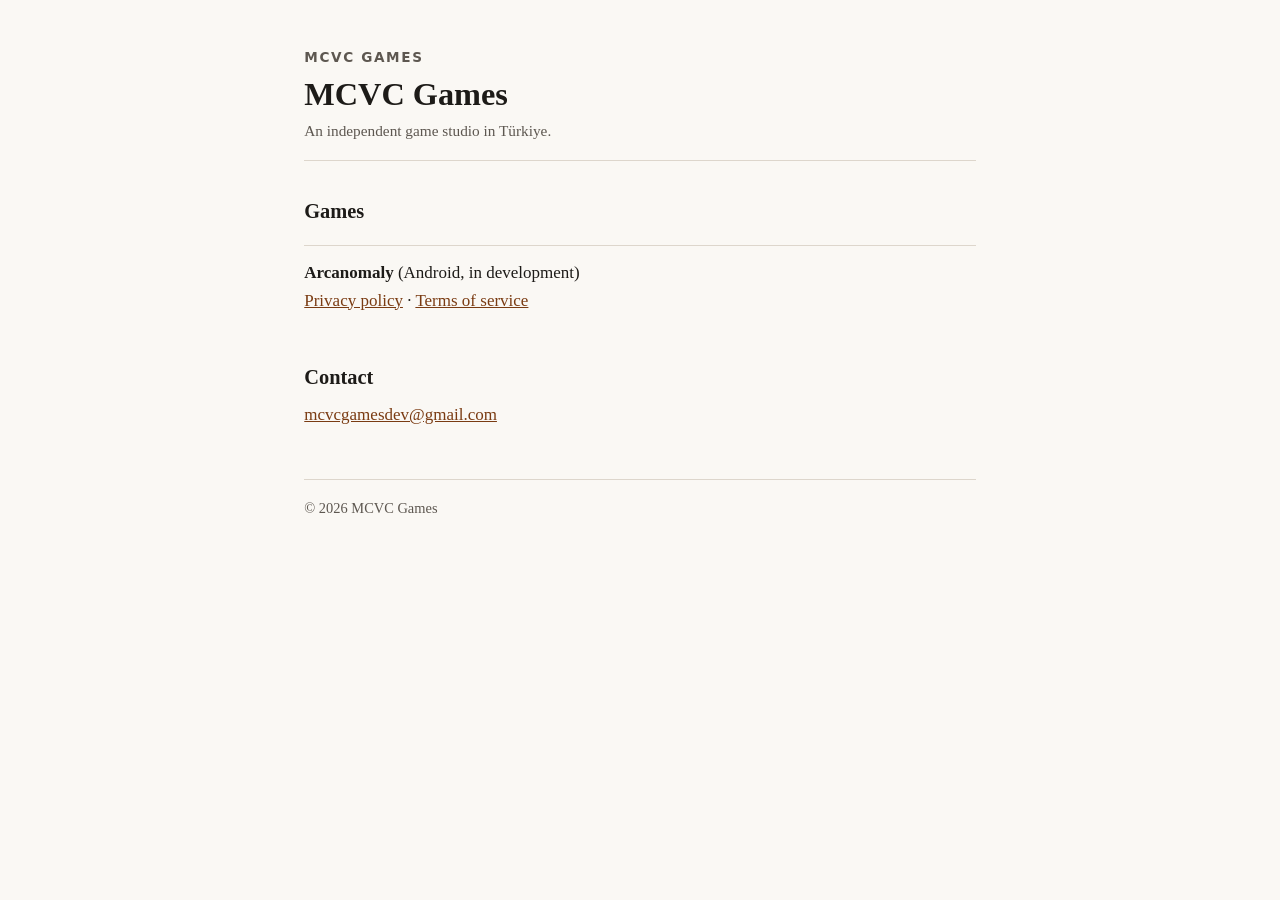
<file: index.html>
<!doctype html>
<html lang="en">
<head>
<meta charset="utf-8">
<meta name="viewport" content="width=device-width, initial-scale=1">
<title>MCVC Games</title>
<link rel="stylesheet" href="assets/site.css">
</head>
<body>
<main>
<header>
<div class="studio">MCVC Games</div>
<h1>MCVC Games</h1>
<p class="date">An independent game studio in Türkiye.</p>
</header>

<h2>Games</h2>
<ul class="games">
<li><strong>Arcanomaly</strong> (Android, in development)<br>
<a href="arcanomaly/privacy.html">Privacy policy</a> · <a href="arcanomaly/terms.html">Terms of service</a></li>
</ul>

<h2>Contact</h2>
<p><a href="mailto:mcvcgamesdev@gmail.com">mcvcgamesdev@gmail.com</a></p>

<footer>© 2026 MCVC Games</footer>
</main>
</body>
</html>
</file>
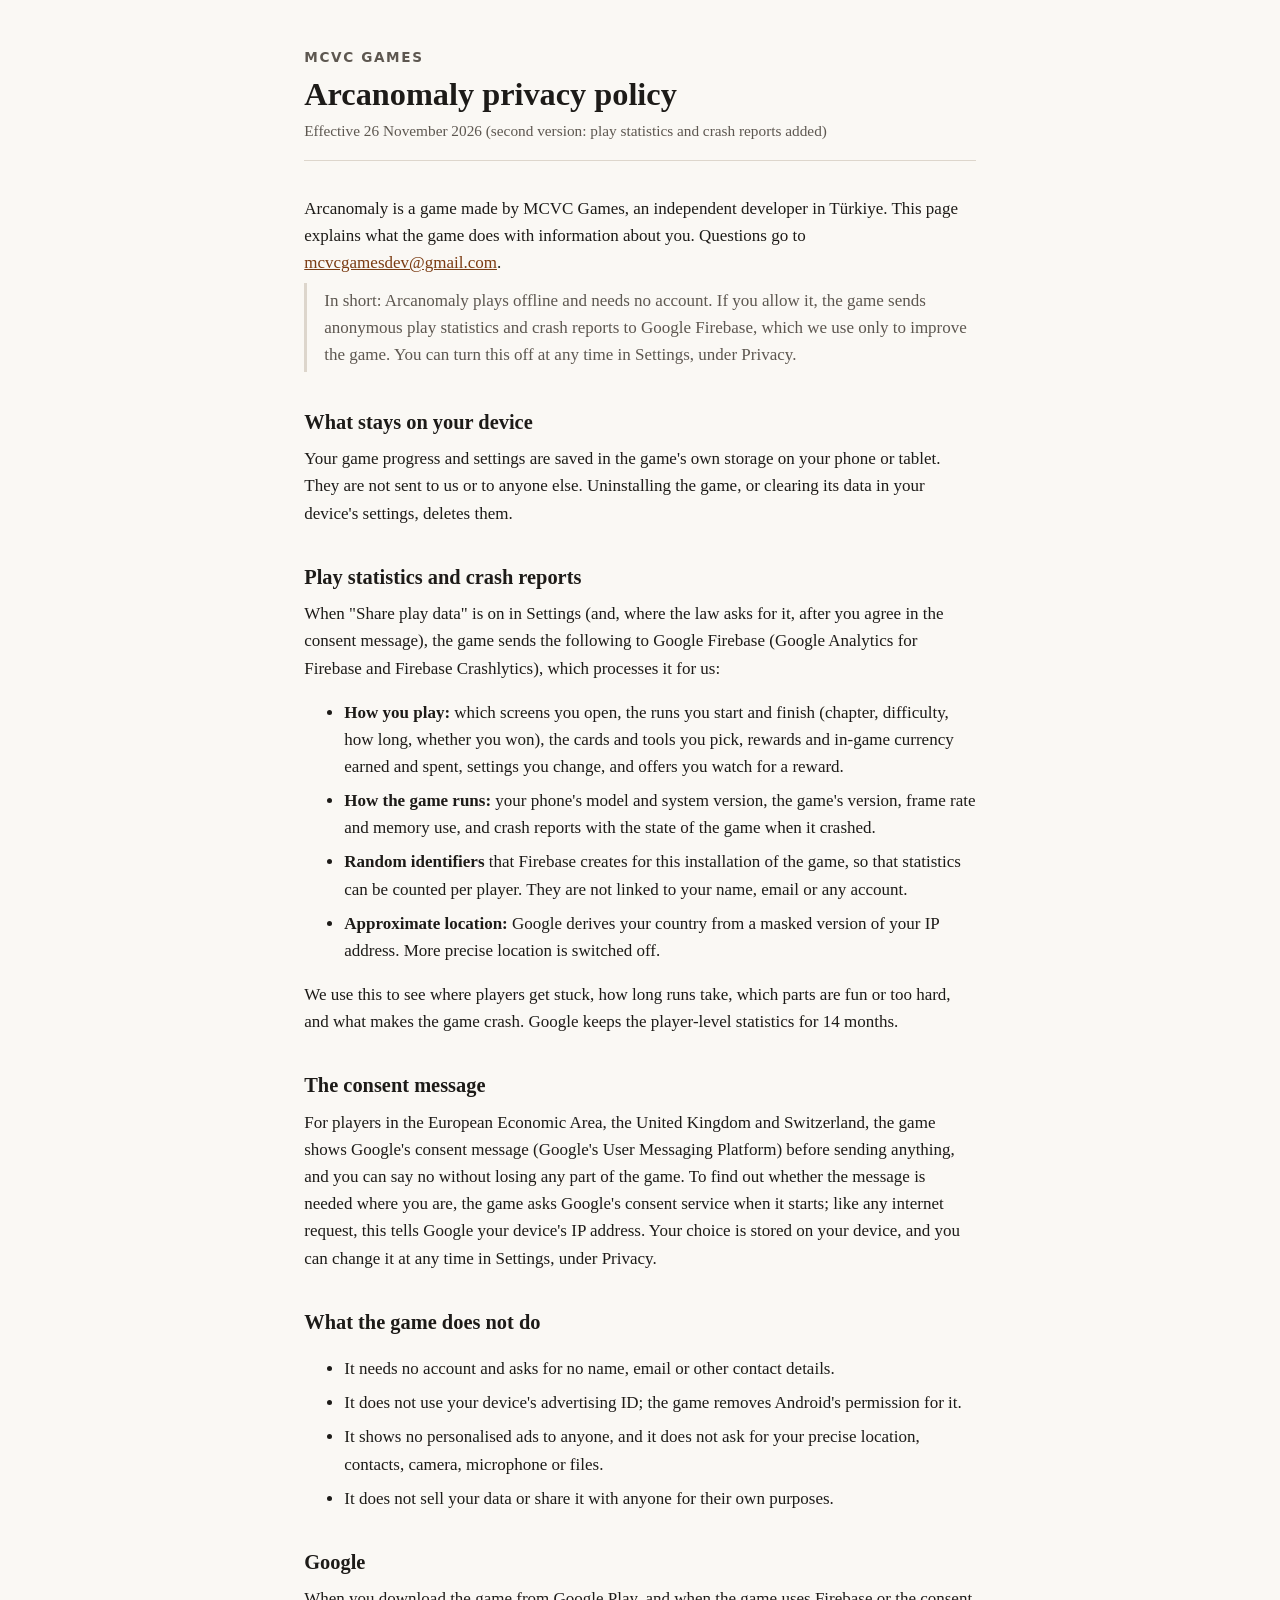
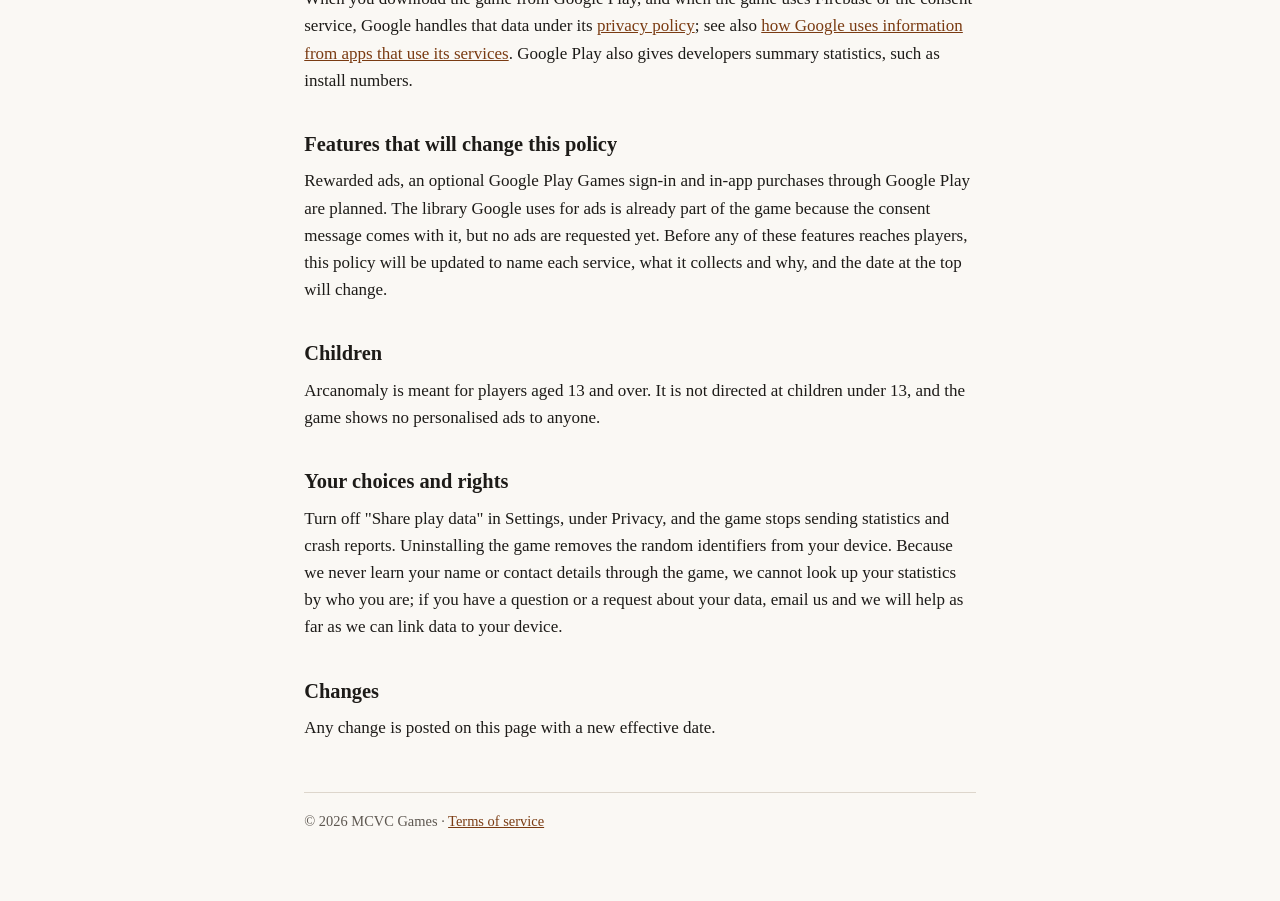
<file: arcanomaly/privacy.html>
<!doctype html>
<html lang="en">
<head>
<meta charset="utf-8">
<meta name="viewport" content="width=device-width, initial-scale=1">
<title>Arcanomaly: Privacy policy</title>
<link rel="stylesheet" href="../assets/site.css">
</head>
<body>
<main>
<header>
<div class="studio"><a href="../">MCVC Games</a></div>
<h1>Arcanomaly privacy policy</h1>
<p class="date">Effective 26 November 2026 (second version: play statistics and crash reports added)</p>
</header>

<p>Arcanomaly is a game made by MCVC Games, an independent developer in Türkiye. This page explains what the game does with information about you. Questions go to <a href="mailto:mcvcgamesdev@gmail.com">mcvcgamesdev@gmail.com</a>.</p>

<p class="summary">In short: Arcanomaly plays offline and needs no account. If you allow it, the game sends anonymous play statistics and crash reports to Google Firebase, which we use only to improve the game. You can turn this off at any time in Settings, under Privacy.</p>

<h2>What stays on your device</h2>
<p>Your game progress and settings are saved in the game's own storage on your phone or tablet. They are not sent to us or to anyone else. Uninstalling the game, or clearing its data in your device's settings, deletes them.</p>

<h2>Play statistics and crash reports</h2>
<p>When "Share play data" is on in Settings (and, where the law asks for it, after you agree in the consent message), the game sends the following to Google Firebase (Google Analytics for Firebase and Firebase Crashlytics), which processes it for us:</p>
<ul>
<li><strong>How you play:</strong> which screens you open, the runs you start and finish (chapter, difficulty, how long, whether you won), the cards and tools you pick, rewards and in-game currency earned and spent, settings you change, and offers you watch for a reward.</li>
<li><strong>How the game runs:</strong> your phone's model and system version, the game's version, frame rate and memory use, and crash reports with the state of the game when it crashed.</li>
<li><strong>Random identifiers</strong> that Firebase creates for this installation of the game, so that statistics can be counted per player. They are not linked to your name, email or any account.</li>
<li><strong>Approximate location:</strong> Google derives your country from a masked version of your IP address. More precise location is switched off.</li>
</ul>
<p>We use this to see where players get stuck, how long runs take, which parts are fun or too hard, and what makes the game crash. Google keeps the player-level statistics for 14 months.</p>

<h2>The consent message</h2>
<p>For players in the European Economic Area, the United Kingdom and Switzerland, the game shows Google's consent message (Google's User Messaging Platform) before sending anything, and you can say no without losing any part of the game. To find out whether the message is needed where you are, the game asks Google's consent service when it starts; like any internet request, this tells Google your device's IP address. Your choice is stored on your device, and you can change it at any time in Settings, under Privacy.</p>

<h2>What the game does not do</h2>
<ul>
<li>It needs no account and asks for no name, email or other contact details.</li>
<li>It does not use your device's advertising ID; the game removes Android's permission for it.</li>
<li>It shows no personalised ads to anyone, and it does not ask for your precise location, contacts, camera, microphone or files.</li>
<li>It does not sell your data or share it with anyone for their own purposes.</li>
</ul>

<h2>Google</h2>
<p>When you download the game from Google Play, and when the game uses Firebase or the consent service, Google handles that data under its <a href="https://policies.google.com/privacy">privacy policy</a>; see also <a href="https://policies.google.com/technologies/partner-sites">how Google uses information from apps that use its services</a>. Google Play also gives developers summary statistics, such as install numbers.</p>

<h2>Features that will change this policy</h2>
<p>Rewarded ads, an optional Google Play Games sign-in and in-app purchases through Google Play are planned. The library Google uses for ads is already part of the game because the consent message comes with it, but no ads are requested yet. Before any of these features reaches players, this policy will be updated to name each service, what it collects and why, and the date at the top will change.</p>

<h2>Children</h2>
<p>Arcanomaly is meant for players aged 13 and over. It is not directed at children under 13, and the game shows no personalised ads to anyone.</p>

<h2>Your choices and rights</h2>
<p>Turn off "Share play data" in Settings, under Privacy, and the game stops sending statistics and crash reports. Uninstalling the game removes the random identifiers from your device. Because we never learn your name or contact details through the game, we cannot look up your statistics by who you are; if you have a question or a request about your data, email us and we will help as far as we can link data to your device.</p>

<h2>Changes</h2>
<p>Any change is posted on this page with a new effective date.</p>

<footer>© 2026 MCVC Games · <a href="terms.html">Terms of service</a></footer>
</main>
</body>
</html>
</file>
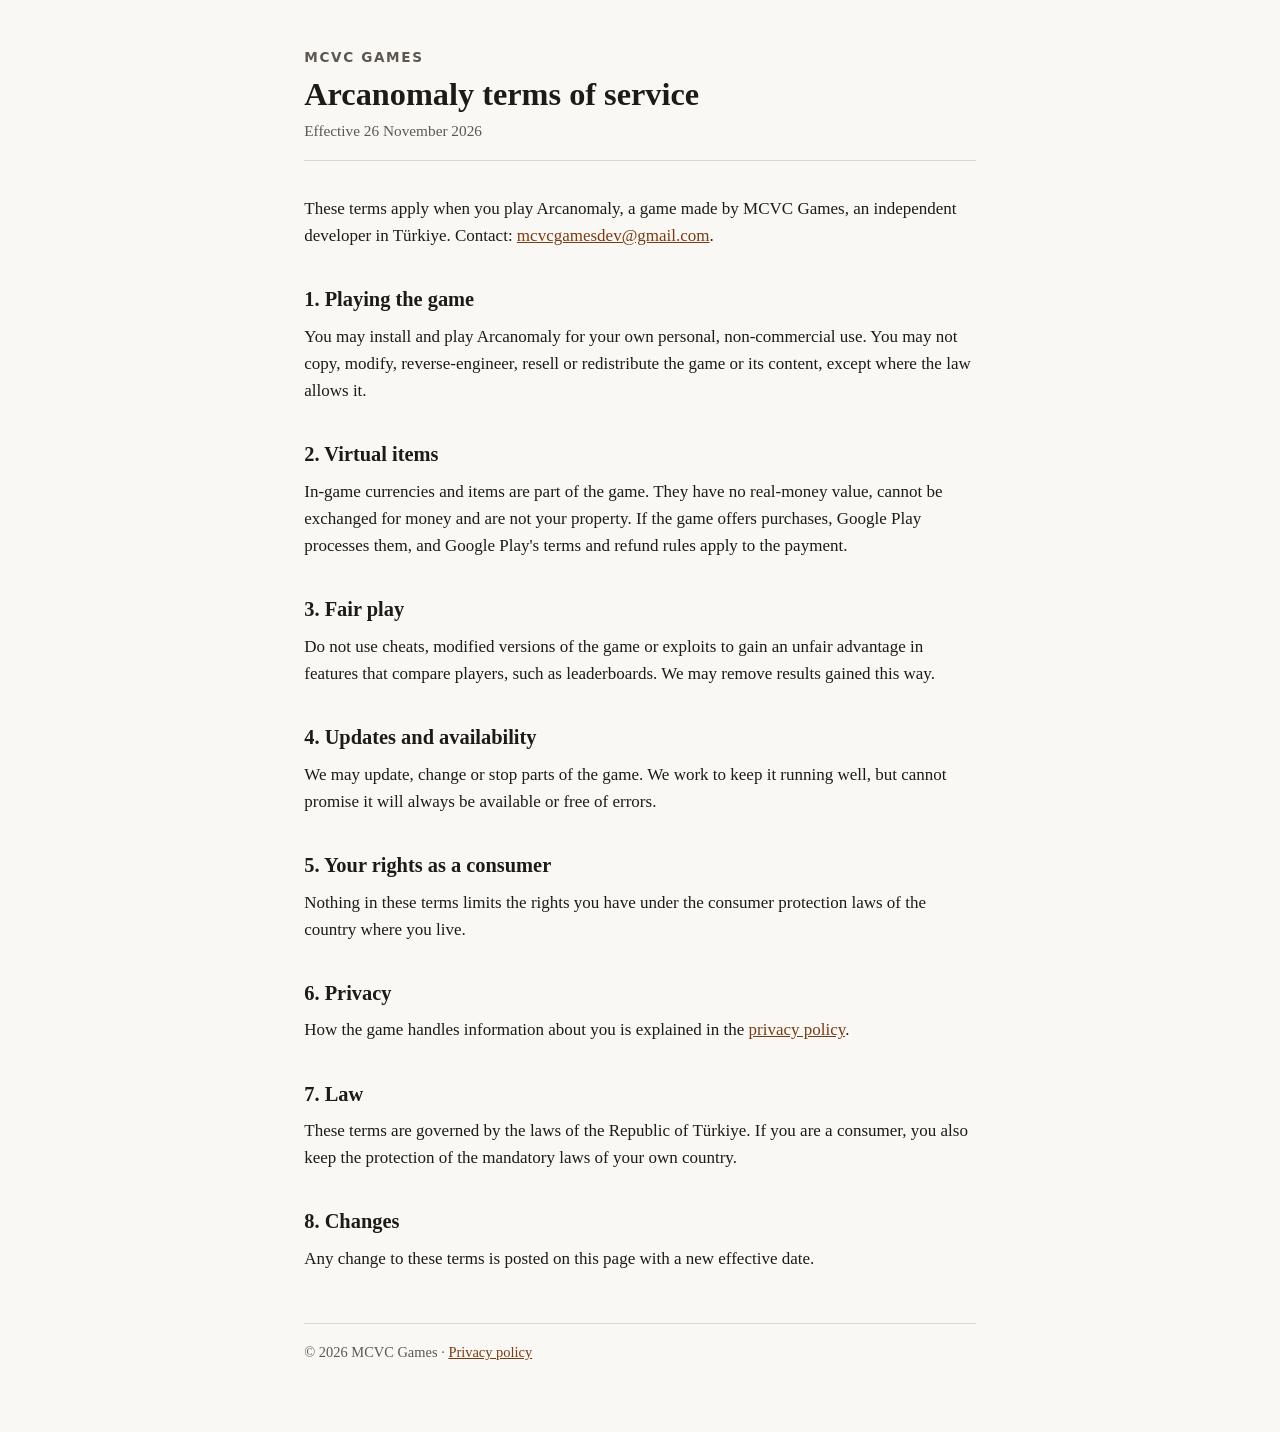
<file: arcanomaly/terms.html>
<!doctype html>
<html lang="en">
<head>
<meta charset="utf-8">
<meta name="viewport" content="width=device-width, initial-scale=1">
<title>Arcanomaly: Terms of service</title>
<link rel="stylesheet" href="../assets/site.css">
</head>
<body>
<main>
<header>
<div class="studio"><a href="../">MCVC Games</a></div>
<h1>Arcanomaly terms of service</h1>
<p class="date">Effective 26 November 2026</p>
</header>

<p>These terms apply when you play Arcanomaly, a game made by MCVC Games, an independent developer in Türkiye. Contact: <a href="mailto:mcvcgamesdev@gmail.com">mcvcgamesdev@gmail.com</a>.</p>

<h2>1. Playing the game</h2>
<p>You may install and play Arcanomaly for your own personal, non-commercial use. You may not copy, modify, reverse-engineer, resell or redistribute the game or its content, except where the law allows it.</p>

<h2>2. Virtual items</h2>
<p>In-game currencies and items are part of the game. They have no real-money value, cannot be exchanged for money and are not your property. If the game offers purchases, Google Play processes them, and Google Play's terms and refund rules apply to the payment.</p>

<h2>3. Fair play</h2>
<p>Do not use cheats, modified versions of the game or exploits to gain an unfair advantage in features that compare players, such as leaderboards. We may remove results gained this way.</p>

<h2>4. Updates and availability</h2>
<p>We may update, change or stop parts of the game. We work to keep it running well, but cannot promise it will always be available or free of errors.</p>

<h2>5. Your rights as a consumer</h2>
<p>Nothing in these terms limits the rights you have under the consumer protection laws of the country where you live.</p>

<h2>6. Privacy</h2>
<p>How the game handles information about you is explained in the <a href="privacy.html">privacy policy</a>.</p>

<h2>7. Law</h2>
<p>These terms are governed by the laws of the Republic of Türkiye. If you are a consumer, you also keep the protection of the mandatory laws of your own country.</p>

<h2>8. Changes</h2>
<p>Any change to these terms is posted on this page with a new effective date.</p>

<footer>© 2026 MCVC Games · <a href="privacy.html">Privacy policy</a></footer>
</main>
</body>
</html>
</file>
<file: assets/site.css>
:root{--text:#1d1b18;--mid:#5d5750;--line:#ddd6cc;--bg:#faf8f4;--link:#7a3b12}
*{box-sizing:border-box}
html{font-size:17px}
body{margin:0;background:var(--bg);color:var(--text);font:1rem/1.6 Georgia,"Times New Roman",serif}
main{max-width:42rem;margin:0 auto;padding:3rem 1.25rem 4rem}
header{border-bottom:1px solid var(--line);margin-bottom:2rem;padding-bottom:1rem}
.studio{font:600 .8rem/1 system-ui,sans-serif;letter-spacing:.12em;text-transform:uppercase;color:var(--mid)}
.studio a{color:inherit;text-decoration:none}
h1{font-size:1.9rem;line-height:1.2;margin:.6rem 0 .3rem}
h2{font-size:1.2rem;margin:2rem 0 .4rem}
p,li{margin:.4rem 0}
.date{color:var(--mid);font-size:.9rem;margin:0}
.summary{border-left:3px solid var(--line);padding:.2rem 0 .2rem 1rem;color:var(--mid)}
a{color:var(--link)}
footer{border-top:1px solid var(--line);margin-top:3rem;padding-top:1rem;color:var(--mid);font-size:.85rem}
ul.games{list-style:none;padding:0}
ul.games li{border-top:1px solid var(--line);padding:.8rem 0}
</file>
